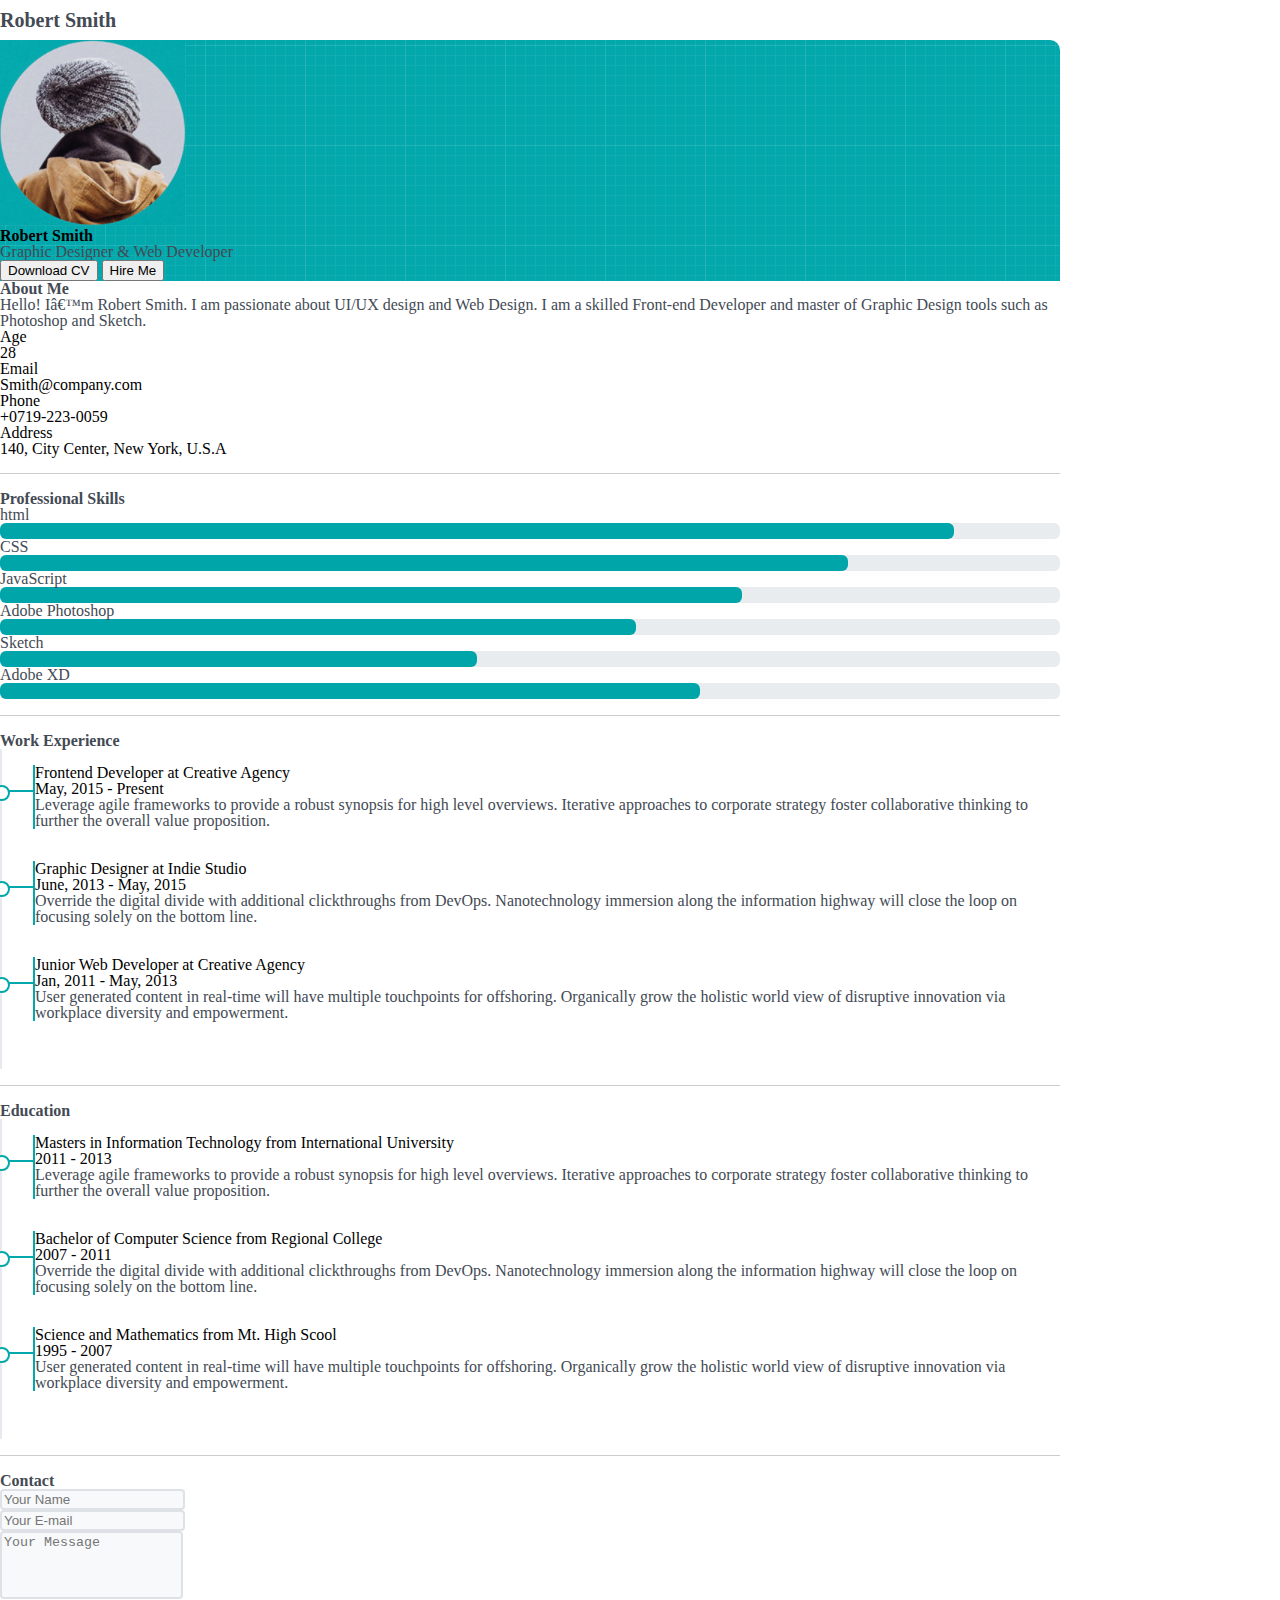
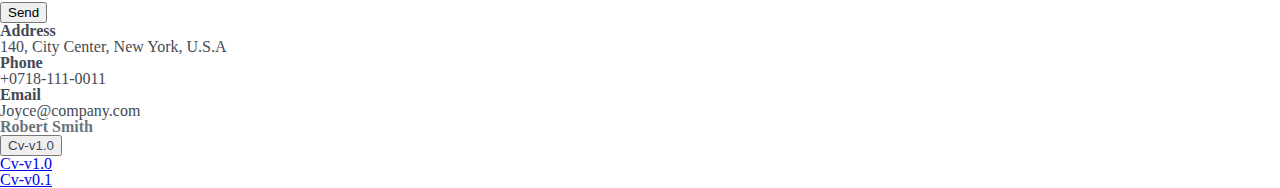
<file: index.html>
<!DOCTYPE html>
<html lang="en">

<head>
    <title>project</title>
    <meta name="charset" content="utf-8">
    <meta name="viewport" content="width=device-width, initial-scale=1" />
    <link href="./resources/css/index.css" type="text/css" rel="stylesheet">
    <link href="https://cdn.jsdelivr.net/npm/bootstrap@5.3.2/dist/css/bootstrap.min.css" rel="stylesheet"
        integrity="sha384-T3c6CoIi6uLrA9TneNEoa7RxnatzjcDSCmG1MXxSR1GAsXEV/Dwwykc2MPK8M2HN" crossorigin="anonymous">
    <link href="https://fonts.googleapis.com/icon?family=Material+Icons" rel="stylesheet">
    <link rel="preconnect" href="https://fonts.googleapis.com">
    <link rel="preconnect" href="https://fonts.gstatic.com" crossorigin>
    <link href="https://fonts.googleapis.com/css2?family=Roboto:wght@300;400;500;700&display=swap" rel="stylesheet">
    <link rel="stylesheet" href="https://cdnjs.cloudflare.com/ajax/libs/font-awesome/6.5.1/css/all.min.css"
        integrity="sha512-DTOQO9RWCH3ppGqcWaEA1BIZOC6xxalwEsw9c2QQeAIftl+Vegovlnee1c9QX4TctnWMn13TZye+giMm8e2LwA=="
        crossorigin="anonymous" referrerpolicy="no-referrer" />
</head>

<body>
    <header>
        <div class="container text-center py-4">
            <div class="d-flex flex-column flex-md-row justify-content-between align-items-center py-2">
                <h1 class="header-title mb-0">Robert Smith</h1>
                <div class="site-nav py-2">
                    <ul class="d-flex gap-3 mb-0">
                        <li><i class="fa-brands fa-twitter"></i></li>
                        <li><i class="fa-brands fa-facebook"></i></li>
                        <li><i class="fa-brands fa-instagram"></i></li>
                        <li><i class="fa-brands fa-github"></i></li>
                    </ul>
                </div>
            </div>
        </div>
    </header>
    <main>
        <div class="container">
            <div class="cover shadow-lg">
                <div class="profile text-light d-flex flex-column flex-md-row p-4">
                    <div class="col-md-5 col-lg-4 d-flex justify-content-center p-4">
                        <img src="./resources/img/test.png" class="border border-5 border-white shadow-lg" alt="test">
                    </div>
                    <div
                        class="col-md-7 col-lg-8 d-flex flex-column justify-content-center align-items-center align-items-md-baseline p-4">
                        <h2 class="h1 fw-semibold text-light">Robert Smith</h2>
                        <p class="text-light">Graphic Designer & Web Developer</p>
                        <div class="d-flex gap-3">
                            <button class="btn btn-light rounded-pill px-4">Download CV</button>
                            <Button class="btn btn-success rounded-pill px-3">Hire Me</Button>
                        </div>
                    </div>
                </div>
                <div class="about-me p-4">
                    <div>
                        <h3 class="h3 fw-semibold mb-4">About Me</h3>
                        <p>Hello! I’m Robert Smith. I am passionate about UI/UX design and Web Design. I am a skilled
                            Front-end Developer and master of Graphic Design tools such as Photoshop and Sketch.</p>
                    </div>
                    <div class="row">
                        <div class="col-sm-4 pb-1">Age</div>
                        <div class="col-sm-8 pb-1 text-secondary">28</div>
                        <div class="col-sm-4 pb-1">Email</div>
                        <div class="col-sm-8 pb-1 text-secondary">Smith@company.com</div>
                        <div class="col-sm-4 pb-1">Phone</div>
                        <div class="col-sm-8 pb-1 text-secondary">+0719-223-0059</div>
                        <div class="col-sm-4 pb-1">Address</div>
                        <div class="col-sm-8">140, City Center, New York, U.S.A</div>
                    </div>
                </div>
                <hr>
                <div class="Skills p-4">
                    <h3 class="h3 fw-semibold mb-4">Professional Skills</h3>
                    <div class="row">
                        <div class="col-md-6">
                            <div>
                                <p class="mb-2">html</p>
                                <div class="ProgressBar mb-2">
                                    <div class="Progress" style="width: 90%;"></div>
                                </div>
                            </div>
                            <div>
                                <p class="mb-2">CSS</p>
                                <div class="ProgressBar mb-2">
                                    <div class="Progress" style="width: 80%;"></div>
                                </div>
                            </div>
                            <div>
                                <p class="mb-2">JavaScript</p>
                                <div class="ProgressBar mb-2">
                                    <div class="Progress" style="width: 70%;"></div>
                                </div>
                            </div>
                        </div>
                        <div class="col-md-6">
                            <div>
                                <p class="mb-2">Adobe Photoshop</p>
                                <div class="ProgressBar mb-2">
                                    <div class="Progress" style="width: 60%;"></div>
                                </div>
                            </div>
                            <div>
                                <p class="mb-2">Sketch</p>
                                <div class="ProgressBar mb-2">
                                    <div class="Progress" style="width: 45%;"></div>
                                </div>
                            </div>
                            <div>
                                <p class="mb-2">Adobe XD</p>
                                <div class="ProgressBar mb-2">
                                    <div class="Progress" style="width: 66%;"></div>
                                </div>
                            </div>
                        </div>
                    </div>
                </div>
                <hr>
                <div class="WorkExp p-4">
                    <h3 class="h3 fw-semibold mb-4">Work Experience</h3>
                    <div class="timeline">
                        <div class="Timeline-card shadow-sm card">
                            <div class="card-body p-4">
                                <div>
                                    Frontend Developer
                                    <span>at Creative Agency</span>
                                </div>
                                <div>May, 2015 - Present</div>
                                <p>Leverage agile frameworks to provide a robust synopsis for high level overviews.
                                    Iterative approaches to corporate strategy foster collaborative thinking to further
                                    the
                                    overall value proposition.</p>
                            </div>
                        </div>
                        <div class="Timeline-card shadow-sm card">
                            <div class="card-body p-4">
                                <div>
                                    Graphic Designer
                                    <span>at Indie Studio</span>
                                </div>
                                <div>June, 2013 - May, 2015</div>
                                <p>Override the digital divide with additional clickthroughs from DevOps. Nanotechnology
                                    immersion along the information highway will close the loop on focusing solely on
                                    the
                                    bottom line.</p>
                            </div>
                        </div>
                        <div class="Timeline-card shadow-sm card">
                            <div class="card-body p-4">
                                <div>
                                    Junior Web Developer
                                    <span>at Creative Agency</span>
                                </div>
                                <div>Jan, 2011 - May, 2013</div>
                                <p>User generated content in real-time will have multiple touchpoints for offshoring.
                                    Organically grow the holistic world view of disruptive innovation via workplace
                                    diversity and empowerment.</p>
                            </div>
                        </div>
                    </div>
                </div>
                <hr>
                <div class="Education p-4">
                    <h3 class="h3 fw-semibold mb-4">Education</h3>
                    <div class="timeline">
                        <div class="Timeline-card shadow-sm card">
                            <div class="card-body p-4">
                                <div>
                                    Masters in Information Technology
                                    <span>from International University</span>
                                </div>
                                <div>2011 - 2013</div>
                                <p>Leverage agile frameworks to provide a robust synopsis for high level overviews.
                                    Iterative
                                    approaches to corporate strategy foster collaborative thinking to further the
                                    overall value
                                    proposition.</p>
                            </div>
                        </div>
                        <div class="Timeline-card shadow-sm card">
                            <div class="card-body p-4">
                                <div>
                                    Bachelor of Computer Science
                                    <span>from Regional College</span>
                                </div>
                                <div>2007 - 2011</div>
                                <p>Override the digital divide with additional clickthroughs from DevOps. Nanotechnology
                                    immersion along the information highway will close the loop on focusing solely on
                                    the bottom
                                    line.</p>
                            </div>
                        </div>
                        <div class="Timeline-card shadow-sm card">
                            <div class="card-body p-4">
                                <div>
                                    Science and Mathematics
                                    <span>from Mt. High Scool</span>
                                </div>
                                <div>1995 - 2007</div>
                                <p>User generated content in real-time will have multiple touchpoints for offshoring.
                                    Organically grow the holistic world view of disruptive innovation via workplace
                                    diversity
                                    and empowerment.</p>
                            </div>
                        </div>
                    </div>
                </div>
                <hr>
                <div class="contact-us p-4">
                    <h3 class="h3 fw-semibold mb-4">Contact</h3>
                    <div class="row">
                        <div class="col-12 col-md-7 pb-4">
                            <form action="">
                                <div class="row my-2">
                                    <div class="col-6">
                                        <input class="form-control" type="text" placeholder="Your Name">
                                    </div>
                                    <div class="col-6">
                                        <input class="form-control" type="text" placeholder="Your E-mail">
                                    </div>
                                </div>
                                <div class="form-group my-3">
                                    <textarea class="form-control" style="resize: none;" name="" id="" rows="4"
                                        placeholder="Your Message"></textarea>
                                </div>
                                <button class="btn btn-primary rounded-pill px-4" type="submit">Send</button>
                            </form>
                        </div>
                        <div class="col-12 col-md-5 py-2 d">
                            <h3 class="h6 fw-semibold mb-3">Address</h3>
                            <p>140, City Center, New York, U.S.A</p>
                            <h3 class="h6 fw-semibold mb-3">Phone</h3>
                            <p>+0718-111-0011</p>
                            <h3 class="h6 fw-semibold mb-3">Email</h3>
                            <p>Joyce@company.com</p>
                        </div>
                    </div>
                </div>
            </div>
        </div>
    </main>
    <footer>
        <div class="container text-center my-5 py-5">
            <div class="row">
                <div class="col-4 d-none d-sm-block"></div>
                <div class="col-6 col-sm-4 d-flex flex-column justify-content-between align-items-center">
                    <h4 class="mb-3 fw-semibold muted">Robert Smith</h4>
                    <div class="site-nav mb-3">
                        <ul class="d-flex gap-3 mb-0">
                            <li><i class="fa-brands fa-twitter"></i></li>
                            <li><i class="fa-brands fa-facebook"></i></li>
                            <li><i class="fa-brands fa-instagram"></i></li>
                            <li><i class="fa-brands fa-github"></i></li>
                        </ul>
                    </div>
                </div>
                <div class="col-6 col-sm-4">
                    <div class="dropdown">
                        <button class="btn dropdown-toggle" type="button" data-bs-toggle="dropdown" aria-expanded="false">
                          Cv-v1.0
                        </button>
                        <ul class="dropdown-menu">
                          <li><a class="dropdown-item" href="./index.html">Cv-v1.0</a></li>
                          <li><a class="dropdown-item" href="./cv_0.1.html">Cv-v0.1</a></li>
                        </ul>
                      </div>
                </div>
            </div>
        </div>
    </footer>
    <script src="https://cdn.jsdelivr.net/npm/bootstrap@5.3.2/dist/js/bootstrap.bundle.min.js"
        integrity="sha384-C6RzsynM9kWDrMNeT87bh95OGNyZPhcTNXj1NW7RuBCsyN/o0jlpcV8Qyq46cDfL"
        crossorigin="anonymous"></script>
</body>

</html>
</file>
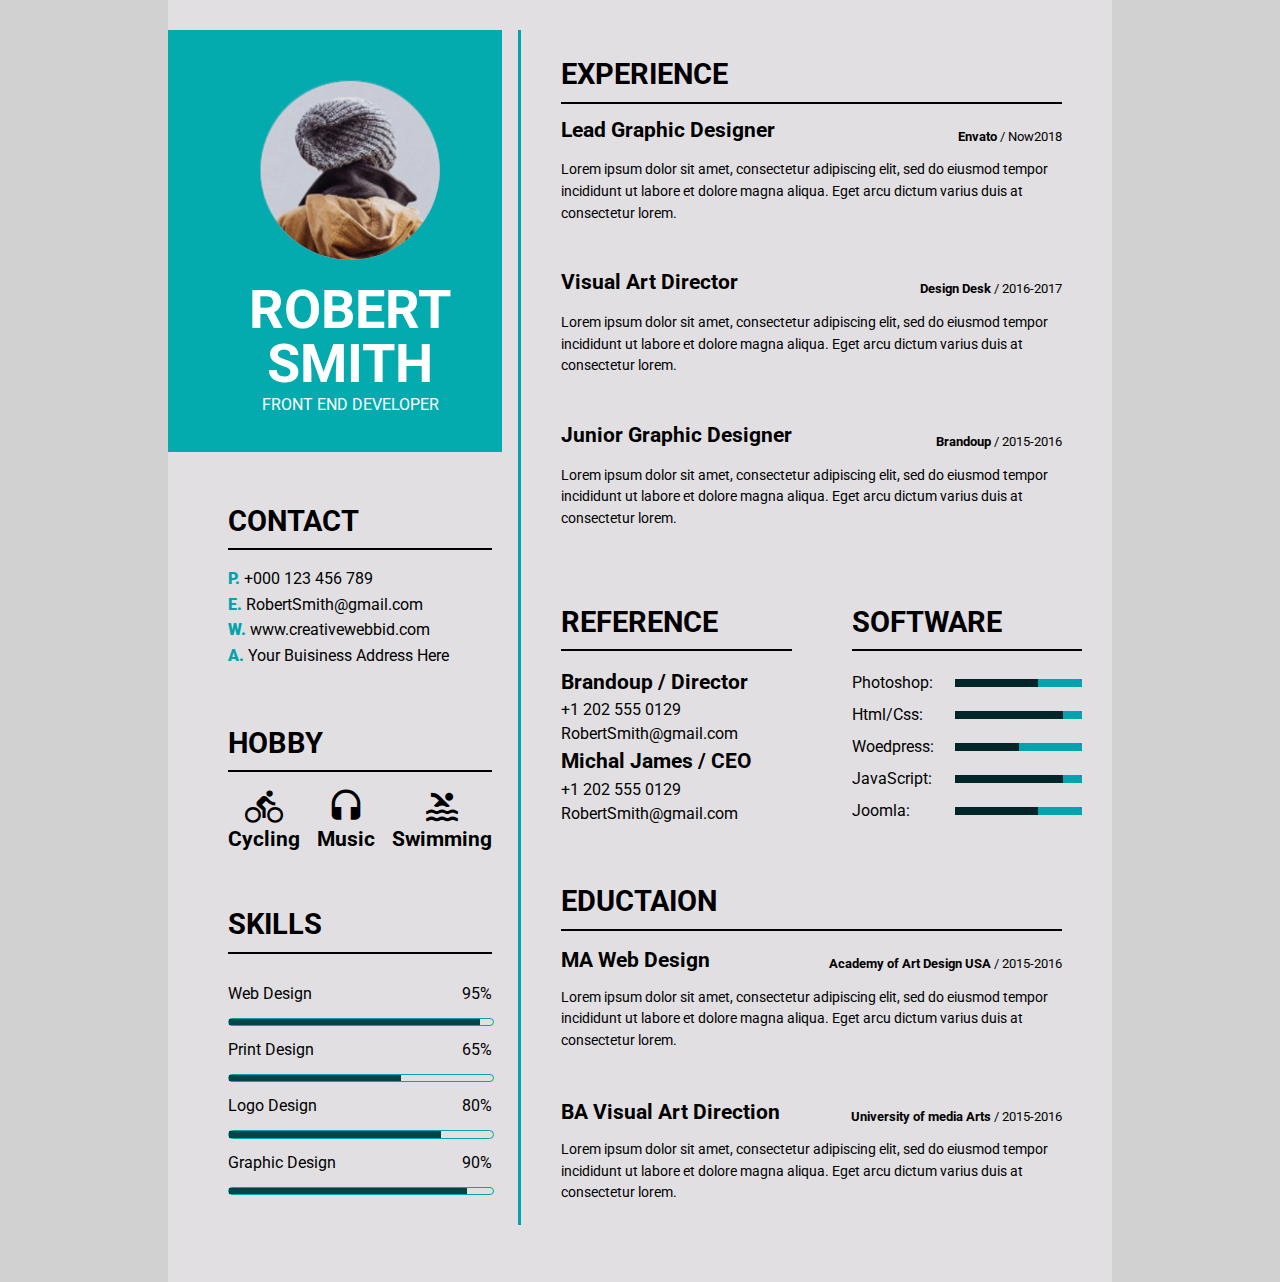
<file: cv_0.1.html>
<!DOCTYPE html>
<html lang="en">

<head>
    <title>project</title>
    <meta name="charset" content="utf-8">
    <link href="./resources/css/cv.css" type="text/css" rel="stylesheet">
    <link href="https://fonts.googleapis.com/icon?family=Material+Icons" rel="stylesheet">
    <link rel="preconnect" href="https://fonts.googleapis.com">
    <link rel="preconnect" href="https://fonts.gstatic.com" crossorigin>
    <link href="https://fonts.googleapis.com/css2?family=Roboto:wght@300;400;500;700&display=swap" rel="stylesheet">
</head>

<body>
    <div class="container">
        <aside>
            <div class="aside-content">
                <section class="header">
                    <div class="HeaderContent">
                        <img src="./resources/img/test.png" alt="profil">
                        <h1 id="header">ROBERT SMITH</h1>
                        <h2 id="header1">FRONT END DEVELOPER</h2>
                    </div>
                </section>
                <section class="contact">
                    <div class="SideContent">
                        <h2>CONTACT</h2>
                        <ul>
                            <li><span class="color">P.</span> +000 123 456 789</li>
                            <li><span class="color">E.</span> RobertSmith@gmail.com</li>
                            <li><span class="color">W.</span> www.creativewebbid.com</li>
                            <li><span class="color">A.</span> Your Buisiness Address Here</li>
                        </ul>
                    </div>
                </section>
                <section class="hobby1">
                    <div class="SideContent">
                        <h2>HOBBY</h2>
                        <div class="hobby">
                            <div class="hobby-item">
                                <span class="material-icons" id="icon"  style="font-size: 2.4rem;">directions_bike</span>
                                <h3>Cycling</h3>
                            </div>
                            <div class="hobby-item"> 
                                <span class="material-icons" id="icon" style="font-size: 2.4rem;">headset</span>
                                <h3>Music</h3>
                            </div>
                            <div class="hobby-item"> 
                                <span class="material-icons" id="icon" style="font-size: 2.4rem;">pool</span>
                                <h3>Swimming</h3>
                            </div>
                        </div>
                    </div>
                </section>
                <section class="skills">
                    <div class="SideContent">
                        <h2>SKILLS</h2>
                        <div>
                            <div class="skill">
                                <label>Web Design</label>
                                <span>95%</span>
                            </div>
                            <div class="ProgressBar">
                                <div class="Progress " style="width: 95%;">
                                </div>
                            </div>
                        </div>
                        <div>
                            <div class="skill">
                                <label>Print Design</label>
                                <span>65%</span>
                            </div>
                            <div class="ProgressBar">
                                <div class="Progress " style="width: 65%;">
                                </div>
                            </div>
                        </div>
                        <div>
                            <div class="skill">
                                <label>Logo Design</label>
                                <span>80%</span>
                            </div>
                            <div class="ProgressBar">
                                <div class="Progress " style="width: 80%;">
                                </div>
                            </div>
                        </div>
                        <div>
                            <div class="skill">
                                <label>Graphic Design</label>
                                <span>90%</span>
                            </div>
                            <div class="ProgressBar">
                                <div class="Progress " style="width: 90%;">
                                </div>
                            </div>
                        </div>
                    </div>
                </section>
            </div>
        </aside>
        <main>
            <div class="main-content">
                <section class="experience">
                    <div class="MainContentPre">
                        <h2>EXPERIENCE</h2>
                        <div>
                            <div class="ExpHeader">
                                <h3>Lead Graphic Designer</h3>
                                <h4><b>Envato</b> / Now2018</h4>
                            </div>
                            <p>
                                Lorem ipsum dolor sit amet, consectetur adipiscing elit, sed do eiusmod tempor incididunt ut
                                labore et dolore magna aliqua. Eget arcu dictum varius duis at consectetur lorem.
                            </p>
                        </div>
                        <div>
                            <div class="ExpHeader">
                                <h3>Visual Art Director</h3>
                                <h4><b>Design Desk</b> / 2016-2017</h4>
                            </div>
                            <p>
                                Lorem ipsum dolor sit amet, consectetur adipiscing elit, sed do eiusmod tempor incididunt ut
                                labore et dolore magna aliqua. Eget arcu dictum varius duis at consectetur lorem.
                            </p>
                        </div>
                        <div>
                            <div class="ExpHeader">
                                <h3>Junior Graphic Designer</h3>
                                <h4><b>Brandoup</b> / 2015-2016</h4>
                            </div>
                            <p>
                                Lorem ipsum dolor sit amet, consectetur adipiscing elit, sed do eiusmod tempor incididunt ut
                                labore et dolore magna aliqua. Eget arcu dictum varius duis at consectetur lorem.
                            </p>
                        </div>
                    </div>
                </section>
                <section class="reference">
                    <div class="MainContentSec">
                        <h2>REFERENCE</h2>
                        <div style="line-height: 1.5;">
                            <h3>Brandoup / Director</h3>
                            <a href="#" style="color: inherit;text-decoration: inherit;">+1 202 555 0129</a><br>
                            <a href="tomail" style="color: inherit;text-decoration: inherit;">RobertSmith@gmail.com</a>
                        </div>
                        <div style="line-height: 1.5;">
                            <h3>Michal James / CEO</h3>
                            <a href="#" style="color: inherit;text-decoration: inherit;">+1 202 555 0129</a><br>
                            <a href="tomail" style="color: inherit;text-decoration: inherit;">RobertSmith@gmail.com</a>
                        </div>
                    </div>
                </section>
                <section class="software">
                    <div class="MainContentSec">
                        <h2>SOFTWARE</h2>
                        <div class="soft">
                            <label class="SoftLabel">Photoshop:</label>
                            <div class="SoftProgressBar">
                                <div class="SoftProgress " style="width: 65%;">
                                </div>
                            </div>
                        </div>
                        <div class="soft">
                            <label class="SoftLabel">Html/Css:</label>
                            <div class="SoftProgressBar">
                                <div class="SoftProgress " style="width: 85%;">
                                </div>
                            </div>
                        </div>
                        <div class="soft">
                            <label class="SoftLabel">Woedpress:</label>
                            <div class="SoftProgressBar">
                                <div class="SoftProgress " style="width: 50%;">
                                </div>
                            </div>
                        </div>
                        <div class="soft">
                            <label class="SoftLabel">JavaScript:</label>
                            <div class="SoftProgressBar">
                                <div class="SoftProgress " style="width: 85%;">
                                </div>
                            </div>
                        </div>
                        <div class="soft">
                            <label class="SoftLabel">Joomla:</label>
                            <div class="SoftProgressBar">
                                <div class="SoftProgress " style="width: 65%;">
                                </div>
                            </div>
                        </div>
                    </div>
                </section>
                <section class="education">
                    <div class="MainContentPre">
                        <h2>EDUCTAION</h2>
                        <div>
                            <div class="EduHeader">
                                <h3>MA Web Design</h3>
                                <h4><b>Academy of Art Design USA</b> / 2015-2016</h4>
                            </div>
                            <p>
                                Lorem ipsum dolor sit amet, consectetur adipiscing elit, sed do eiusmod tempor incididunt ut
                                labore et dolore magna aliqua. Eget arcu dictum varius duis at consectetur lorem.
                            </p>
                        </div>
                        <div>
                            <div class="EduHeader">
                                <h3>BA Visual Art Direction</h3>
                                <h4><b>University of media Arts</b> / 2015-2016</h4>
                            </div>
                            <p>
                                Lorem ipsum dolor sit amet, consectetur adipiscing elit, sed do eiusmod tempor incididunt ut
                                labore et dolore magna aliqua. Eget arcu dictum varius duis at consectetur lorem.
                            </p>
                        </div>
                    </div>
                </section>
            </div>
        </main>
    </div>
</body>

</html>
</file>
<file: resources/css/index.css>
/*
html5doctor.com Reset Stylesheet
v1.6.1
Last Updated: 2010-09-17
Author: Richard Clark - http://richclarkdesign.com
Twitter: @rich_clark
*/

html, body, div, span, object, iframe,
h1, h2, h3, h4, h5, h6, p, blockquote, pre,
abbr, address, cite, code,
del, dfn, em, img, ins, kbd, q, samp,
small, strong, sub, sup, var,
b, i,
dl, dt, dd, ol, ul, li,
fieldset, form, label, legend,
table, caption, tbody, tfoot, thead, tr, th, td,
article, aside, canvas, details, figcaption, figure,
footer, header, hgroup, menu, nav, section, summary,
time, mark, audio, video {
    margin:0;
    padding:0;
    border:0;
    outline:0;
    font-size:100%;
    vertical-align:baseline;
    background:transparent;
}

body {
    line-height:1;
}

article,aside,details,figcaption,figure,
footer,header,hgroup,menu,nav,section {
    display:block;
}

nav ul {
    list-style:none;
}

blockquote, q {
    quotes:none;
}

blockquote:before, blockquote:after,
q:before, q:after {
    content:'';
    content:none;
}

a {
    margin:0;
    padding:0;
    font-size:100%;
    vertical-align:baseline;
    background:transparent;
}

/* change colours to suit your needs */
ins {
    background-color:#ff9;
    color:#000;
    text-decoration:none;
}

/* change colours to suit your needs */
mark {
    background-color:#ff9;
    color:#000;
    font-style:italic;
    font-weight:bold;
}

del {
    text-decoration: line-through;
}

abbr[title], dfn[title] {
    border-bottom:1px dotted;
    cursor:help;
}

table {
    border-collapse:collapse;
    border-spacing:0;
}

/* change border colour to suit your needs */
hr {
    display:block;
    height:1px;
    border:0;  
    border-top:1px solid #cccccc;
    margin:1em 0;
    padding:0;
}

input, select {
    vertical-align:middle;
}

/* ---My Style--- */
/* Global */

:root{
    --text-primary: #434a54!important;
  }

h1, h3, h4, p {
    color: #434a54!important;
}

.muted {
    color: #6c757d!important;
}

li {
    list-style: none;
}

.site-nav ul {
    padding: 0;
}

.site-nav ul li i {
    font-size: 1.25rem;
    color: rgba(0, 0, 0, 0.5);
    font-weight: 400;
}

.dropdown button {
    color: var(--text-primary);
}

@media (min-width: 1200px) {
    .container, .container-lg, .container-md, .container-sm, .container-xl {
        max-width: 1060px!important;
    }
}

/* Cover */

.cover {
    border-radius: 0.375rem;
}

/* Header */

.header-title {
    font-size: 1.25rem;
    line-height: 2.5rem;
    font-weight: 600;
}

/* Profile */

.profile {
    background-color: #03A8AC;
    background-image: url("data:image/svg+xml,%3Csvg xmlns='http://www.w3.org/2000/svg' width='100' height='100' viewBox='0 0 100 100'%3E%3Cg fill-rule='evenodd'%3E%3Cg fill='%23ffffff' fill-opacity='0.12'%3E%3Cpath opacity='.5' d='M96 [base64] 0v-9h-9v9h9zm-10 0v-9h-9v9h9zm-10 0v-9h-9v9h9zm-10 0v-9h-9v9h9zm-10 0v-9h-9v9h9zm-10 0v-9h-9v9h9zm-10 0v-9h-9v9h9zm-10 0v-9h-9v9h9zm-9-10h9v-9h-9v9zm10 0h9v-9h-9v9zm10 0h9v-9h-9v9zm10 0h9v-9h-9v9zm10 0h9v-9h-9v9zm10 0h9v-9h-9v9zm10 0h9v-9h-9v9zm10 0h9v-9h-9v9zm9-10v-9h-9v9h9zm-10 0v-9h-9v9h9zm-10 0v-9h-9v9h9zm-10 0v-9h-9v9h9zm-10 0v-9h-9v9h9zm-10 0v-9h-9v9h9zm-10 0v-9h-9v9h9zm-10 0v-9h-9v9h9zm-9-10h9v-9h-9v9zm10 0h9v-9h-9v9zm10 0h9v-9h-9v9zm10 0h9v-9h-9v9zm10 0h9v-9h-9v9zm10 0h9v-9h-9v9zm10 0h9v-9h-9v9zm10 0h9v-9h-9v9zm9-10v-9h-9v9h9zm-10 0v-9h-9v9h9zm-10 0v-9h-9v9h9zm-10 0v-9h-9v9h9zm-10 0v-9h-9v9h9zm-10 0v-9h-9v9h9zm-10 0v-9h-9v9h9zm-10 0v-9h-9v9h9zm-9-10h9v-9h-9v9zm10 0h9v-9h-9v9zm10 0h9v-9h-9v9zm10 0h9v-9h-9v9zm10 0h9v-9h-9v9zm10 0h9v-9h-9v9zm10 0h9v-9h-9v9zm10 0h9v-9h-9v9zm9-10v-9h-9v9h9zm-10 0v-9h-9v9h9zm-10 0v-9h-9v9h9zm-10 0v-9h-9v9h9zm-10 0v-9h-9v9h9zm-10 0v-9h-9v9h9zm-10 0v-9h-9v9h9zm-10 0v-9h-9v9h9zm-9-10h9v-9h-9v9zm10 0h9v-9h-9v9zm10 0h9v-9h-9v9zm10 0h9v-9h-9v9zm10 0h9v-9h-9v9zm10 0h9v-9h-9v9zm10 0h9v-9h-9v9zm10 0h9v-9h-9v9z'/%3E%3Cpath d='M6 5V0H5v5H0v1h5v94h1V6h94V5H6z'/%3E%3C/g%3E%3C/g%3E%3C/svg%3E");
    border-radius: 10px 10px 0 0; 
}

/* Professional Skills */

.ProgressBar {
    background-color: #E9ECEF;
    width: 100%;
    height: 1rem;
    border-radius: 0.375rem;
}

.Progress {
    background-color: #00A5A9;
    height: 1rem;
    border-radius: 0.375rem;
}

/* Work Experience */

.timeline {
    border-left: 2px solid #E6E9ED;
    padding: 1rem 0;
}

.Timeline-card {
    position: relative!important;
    margin-left: 31px;
    border-left: 2px solid!important;
    border-left-color: #03A8AC!important;
    margin-bottom: 2rem; 
}

.Timeline-card:before {
    content: '';
    display: inline-block;
    position: absolute;
    background-color: #fff;
    border-radius: 10px;
    width: 12px;
    height: 12px;
    top: 20px;
    left: -41px;
    border: 2px solid #03A8AC;
    z-index: 2; 
}

.Timeline-card:after {
    content: '';
    display: inline-block;
    position: absolute;
    background-color: #03A8AC;
    width: 29px;
    height: 2px;
    top: 25px;
    left: -29px;
    z-index: 1; 
}

/* Footer */

.form-control {
    color: #434A54!important;
    background-color: #f8f9fa!important;
    border: 2px solid #dee2e6!important;
    border-radius: 0.25rem!important;
}
</file>
<file: resources/css/cv.css>
/*
html5doctor.com Reset Stylesheet
v1.6.1
Last Updated: 2010-09-17
Author: Richard Clark - http://richclarkdesign.com
Twitter: @rich_clark
*/

html, body, div, span, object, iframe,
h1, h2, h3, h4, h5, h6, p, blockquote, pre,
abbr, address, cite, code,
del, dfn, em, img, ins, kbd, q, samp,
small, strong, sub, sup, var,
b, i,
dl, dt, dd, ol, ul, li,
fieldset, form, label, legend,
table, caption, tbody, tfoot, thead, tr, th, td,
article, aside, canvas, details, figcaption, figure,
footer, header, hgroup, menu, nav, section, summary,
time, mark, audio, video {
    margin:0;
    padding:0;
    border:0;
    outline:0;
    font-size:100%;
    vertical-align:baseline;
    background:transparent;
}

body {
    line-height:1;
    background-color: hsl(0deg 0% 82%);
    font-family: 'Roboto', sans-serif;
    font-size: 1rem;
}

article,aside,details,figcaption,figure,
footer,header,hgroup,menu,nav,section {
    display:block;
}

nav ul {
    list-style:none;
}

blockquote, q {
    quotes:none;
}

blockquote:before, blockquote:after,
q:before, q:after {
    content:'';
    content:none;
}

a {
    margin:0;
    padding:0;
    font-size:100%;
    vertical-align:baseline;
    background:transparent;
}

/* change colours to suit your needs */
ins {
    background-color:#ff9;
    color:#000;
    text-decoration:none;
}

/* change colours to suit your needs */
mark {
    background-color:#ff9;
    color:#000;
    font-style:italic;
    font-weight:bold;
}

del {
    text-decoration: line-through;
}

abbr[title], dfn[title] {
    border-bottom:1px dotted;
    cursor:help;
}

table {
    border-collapse:collapse;
    border-spacing:0;
}

/* change border colour to suit your needs */
hr {
    display:block;
    height:1px;
    border:0;  
    border-top:1px solid #cccccc;
    margin:1em 0;
    padding:0;
}

input, select {
    vertical-align:middle;
}

/* !!!!!!!!!!!!!!!!!!MY CSS!!!!!!!!!!!!!!!!!!!!!!!!!!!!!!!!!!!!!!!!!!!!!!!!!!!!!!!!!!!!!!!!!!!!!!!!!!! */

.container {
    max-width: 944px;
    width: 100%;
    height: 100%;
    margin: auto;
    padding: 30px 0;
    display: flex;
    background-color: hsl(280deg 5% 88%);
}

aside {
    flex: 0 0 38.5%;
    height: 100%;
}

.aside-content {
    margin: auto 10px auto auto;
    padding-right: 16px;
    border-right: 3px solid hsl(183deg 99% 34%);
}

main {
    flex: 0 0 61.5%;
}

.main-content {
    /* margin: auto auto auto 10px; */
    display: flex;
    flex-wrap: wrap;
    /* justify-content: space-between; */
}

section {
    flex: 0 0 100%;
}

.HeaderContent {
    padding: 30px 10px 10px 40px;
}

.SideContent {
    padding: 30px 10px 30px 60px;
}

.MainContentPre {
    padding: 30px 50px 0px 30px;
}

.MainContentSec {
    padding: 30px 30px 30px 30px;
}

h2 {
    border-bottom: 2px solid black;
    margin-bottom: 1rem;
    padding-bottom: 0.8rem;
    font-size: 1.8rem;
}

h3 {
    font-size: 1.3rem;
}

h4 {
    font-size: 0.79rem;
    font-weight: unset;
    padding-top: 0.7rem;
}

p {
    padding: 1rem 0 3rem 0;
    line-height:1.5;
    font-size: 0.9rem;
}

img {
    border-radius: 50%;
    margin-top: 20px;
    margin-bottom: 20px;
    background-color: thistle;
    width: 180px;
    height: 180px;
}

.header{
    background-color: hsl(181deg 95% 35%);
    margin-bottom: 25px;
    text-align: center;
    color: white;
}

#header {
    font-size: 3.4rem;
}

#header1 {
    font-weight: unset;
    margin-top: 5px;
    border-bottom: 0px;
    font-size: 1rem;
}

ul {
    list-style: none;
}

li {
    padding: 0.3rem 0;
}

.color {
    color: hsl(183, 99%, 34%);
    font-weight: 900;
}

.hobby {
    display: flex;
    justify-content: space-between;
    text-align: center;
}

.skill {
    display: flex;
    justify-content: space-between;
    padding: 1rem 0;
}

.ProgressBar {
    border: 1px solid hsl(183, 99%, 34%);
    border-radius: 60px;
    width: 100%;
    height: 0.4rem;
}

.Progress {
    background-color: hsl(183, 100%, 14%);
    height: 0.4rem;
}

.ExpHeader {
    display: flex;
    justify-content: space-between;
}

.reference {
    flex: 0 0 50%;
}

.software {
    flex: 0 0 50%;
}

.soft {
    display: flex;
    justify-content: space-between;
    padding: 0.5rem 0;
    align-items: center;
}

.SoftProgressBar {
    background-color: hsl(183, 99%, 34%);
    flex: 0 0 55%;
    height: 0.5rem;
}

.SoftProgress {
    background-color: hsl(183, 90%, 8%);
    height: 0.5rem;
}

.SoftLabel {
    flex: 0 0 30%;
}

.EduHeader {
    display: flex;
    justify-content: space-between;
    align-items: flex-end;
}

/* 
.header {
    height: 473px;
}

.contact {
    height: 203px;
}

section.hobby {
    height: 189px;
}

.skills {
    height: 398px;
}
*/
</file>
